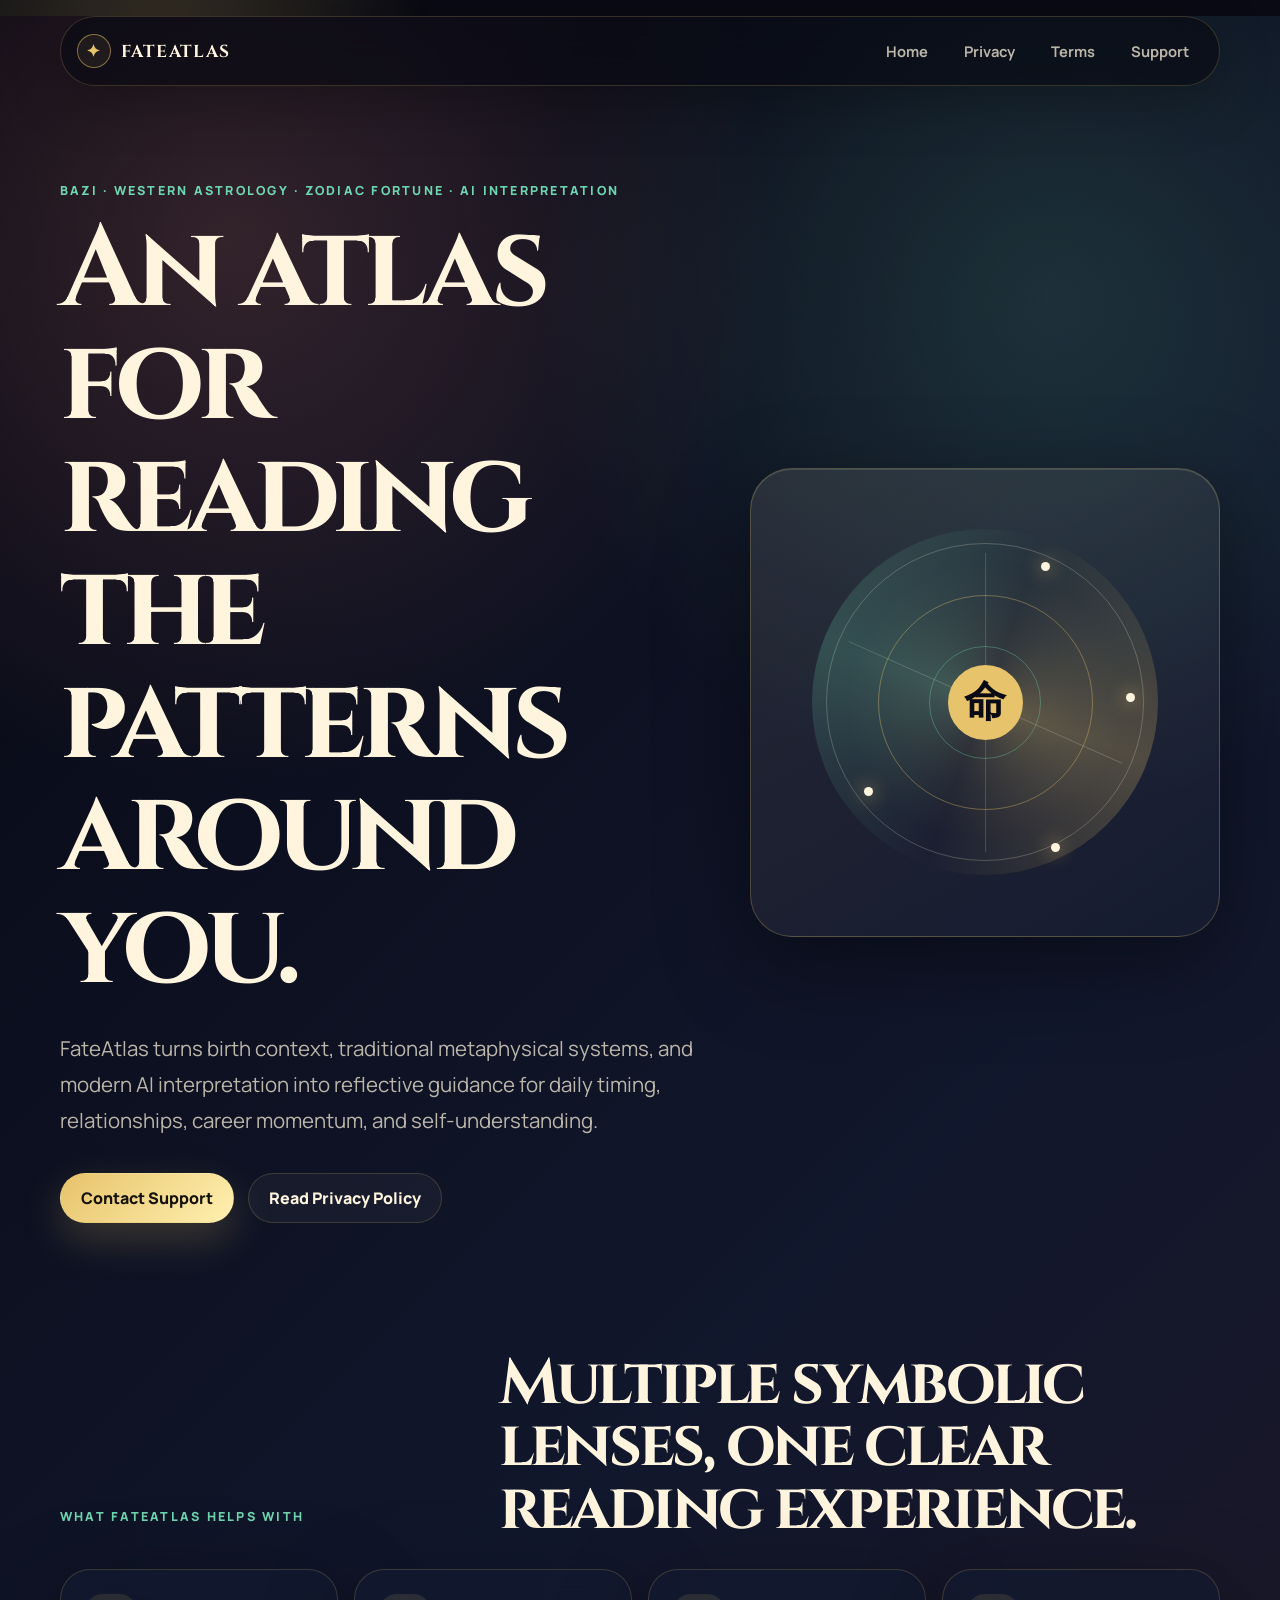
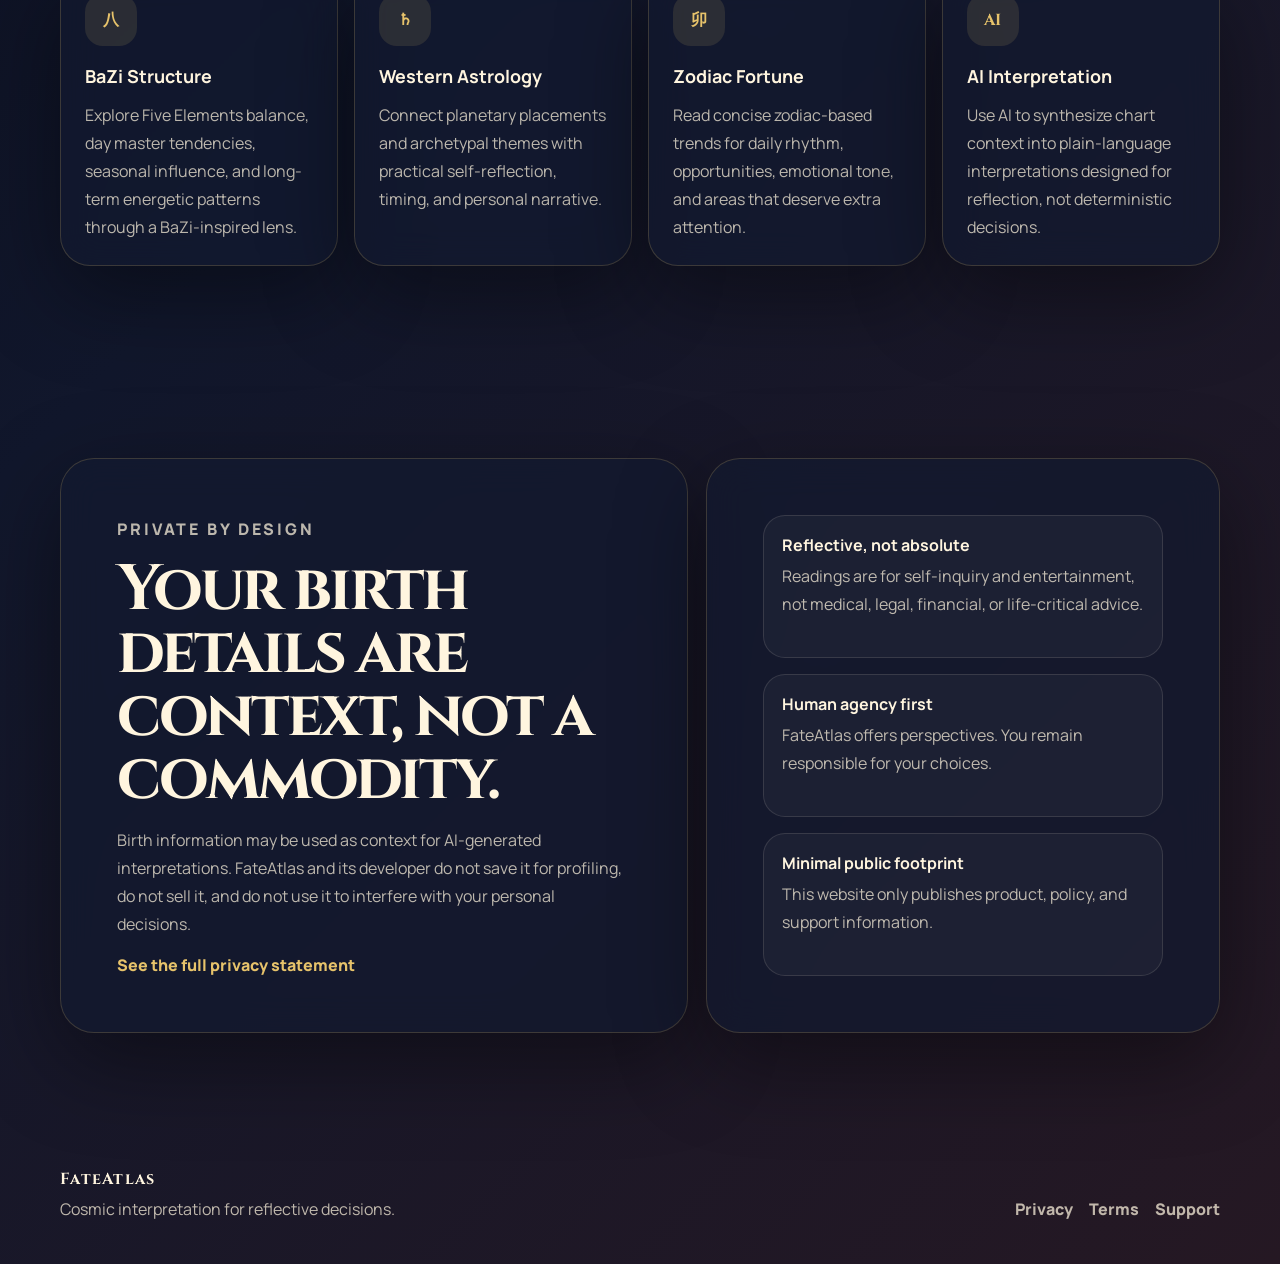
<file: index.html>
<!doctype html>
<html lang="en">
<head>
    <meta charset="utf-8">
    <meta name="viewport" content="width=device-width, initial-scale=1">
    <meta name="description" content="FateAtlas blends BaZi, Western astrology, zodiac fortune, and AI interpretation into a private cosmic guidance companion.">
    <title>FateAtlas | BaZi, Astrology, Zodiac Fortune, AI Interpretation</title>
    <link rel="preconnect" href="https://fonts.googleapis.com">
    <link rel="preconnect" href="https://fonts.gstatic.com" crossorigin>
    <link href="https://fonts.googleapis.com/css2?family=Cinzel:wght@500;700&family=Manrope:wght@400;500;700;800&display=swap" rel="stylesheet">
    <link rel="stylesheet" href="assets/styles.css">
</head>
<body>
    <div class="sky" aria-hidden="true">
        <span class="orb orb-one"></span>
        <span class="orb orb-two"></span>
        <span class="grid-glow"></span>
    </div>

    <header class="site-header">
        <a class="brand" href="./" aria-label="FateAtlas home">
            <span class="brand-mark">✦</span>
            <span>FateAtlas</span>
        </a>
        <button class="nav-toggle" type="button" aria-expanded="false" aria-controls="site-nav">Menu</button>
        <nav id="site-nav" class="site-nav" aria-label="Primary navigation">
            <a href="./">Home</a>
            <a href="privacy/">Privacy</a>
            <a href="terms/">Terms</a>
            <a href="support/">Support</a>
        </nav>
    </header>

    <main>
        <section class="hero section">
            <div class="hero-copy reveal">
                <p class="eyebrow">BaZi · Western Astrology · Zodiac Fortune · AI Interpretation</p>
                <h1>An atlas for reading the patterns around you.</h1>
                <p class="hero-text">FateAtlas turns birth context, traditional metaphysical systems, and modern AI interpretation into reflective guidance for daily timing, relationships, career momentum, and self-understanding.</p>
                <div class="hero-actions">
                    <a class="button primary" href="support/">Contact Support</a>
                    <a class="button ghost" href="privacy/">Read Privacy Policy</a>
                </div>
            </div>
            <div class="astro-card reveal delay-one" aria-label="Decorative FateAtlas chart">
                <div class="chart-ring ring-outer"></div>
                <div class="chart-ring ring-middle"></div>
                <div class="chart-ring ring-inner"></div>
                <div class="chart-axis axis-one"></div>
                <div class="chart-axis axis-two"></div>
                <div class="chart-core">命</div>
                <span class="star s1"></span>
                <span class="star s2"></span>
                <span class="star s3"></span>
                <span class="star s4"></span>
            </div>
        </section>

        <section class="section panel-section">
            <div class="section-heading reveal">
                <p class="eyebrow">What FateAtlas helps with</p>
                <h2>Multiple symbolic lenses, one clear reading experience.</h2>
            </div>
            <div class="feature-grid">
                <article class="feature-card reveal">
                    <span class="feature-icon">八</span>
                    <h3>BaZi Structure</h3>
                    <p>Explore Five Elements balance, day master tendencies, seasonal influence, and long-term energetic patterns through a BaZi-inspired lens.</p>
                </article>
                <article class="feature-card reveal delay-one">
                    <span class="feature-icon">♄</span>
                    <h3>Western Astrology</h3>
                    <p>Connect planetary placements and archetypal themes with practical self-reflection, timing, and personal narrative.</p>
                </article>
                <article class="feature-card reveal delay-two">
                    <span class="feature-icon">卯</span>
                    <h3>Zodiac Fortune</h3>
                    <p>Read concise zodiac-based trends for daily rhythm, opportunities, emotional tone, and areas that deserve extra attention.</p>
                </article>
                <article class="feature-card reveal delay-three">
                    <span class="feature-icon">AI</span>
                    <h3>AI Interpretation</h3>
                    <p>Use AI to synthesize chart context into plain-language interpretations designed for reflection, not deterministic decisions.</p>
                </article>
            </div>
        </section>

        <section class="section split">
            <div class="ink-panel reveal">
                <p class="eyebrow">Private by design</p>
                <h2>Your birth details are context, not a commodity.</h2>
                <p>Birth information may be used as context for AI-generated interpretations. FateAtlas and its developer do not save it for profiling, do not sell it, and do not use it to interfere with your personal decisions.</p>
                <a class="text-link" href="privacy/">See the full privacy statement</a>
            </div>
            <div class="principles reveal delay-one">
                <div>
                    <strong>Reflective, not absolute</strong>
                    <span>Readings are for self-inquiry and entertainment, not medical, legal, financial, or life-critical advice.</span>
                </div>
                <div>
                    <strong>Human agency first</strong>
                    <span>FateAtlas offers perspectives. You remain responsible for your choices.</span>
                </div>
                <div>
                    <strong>Minimal public footprint</strong>
                    <span>This website only publishes product, policy, and support information.</span>
                </div>
            </div>
        </section>
    </main>

    <footer class="site-footer">
        <div>
            <strong>FateAtlas</strong>
            <p>Cosmic interpretation for reflective decisions.</p>
        </div>
        <nav aria-label="Footer navigation">
            <a href="privacy/">Privacy</a>
            <a href="terms/">Terms</a>
            <a href="support/">Support</a>
        </nav>
    </footer>

    <script src="assets/site.js"></script>
</body>
</html>
</file>
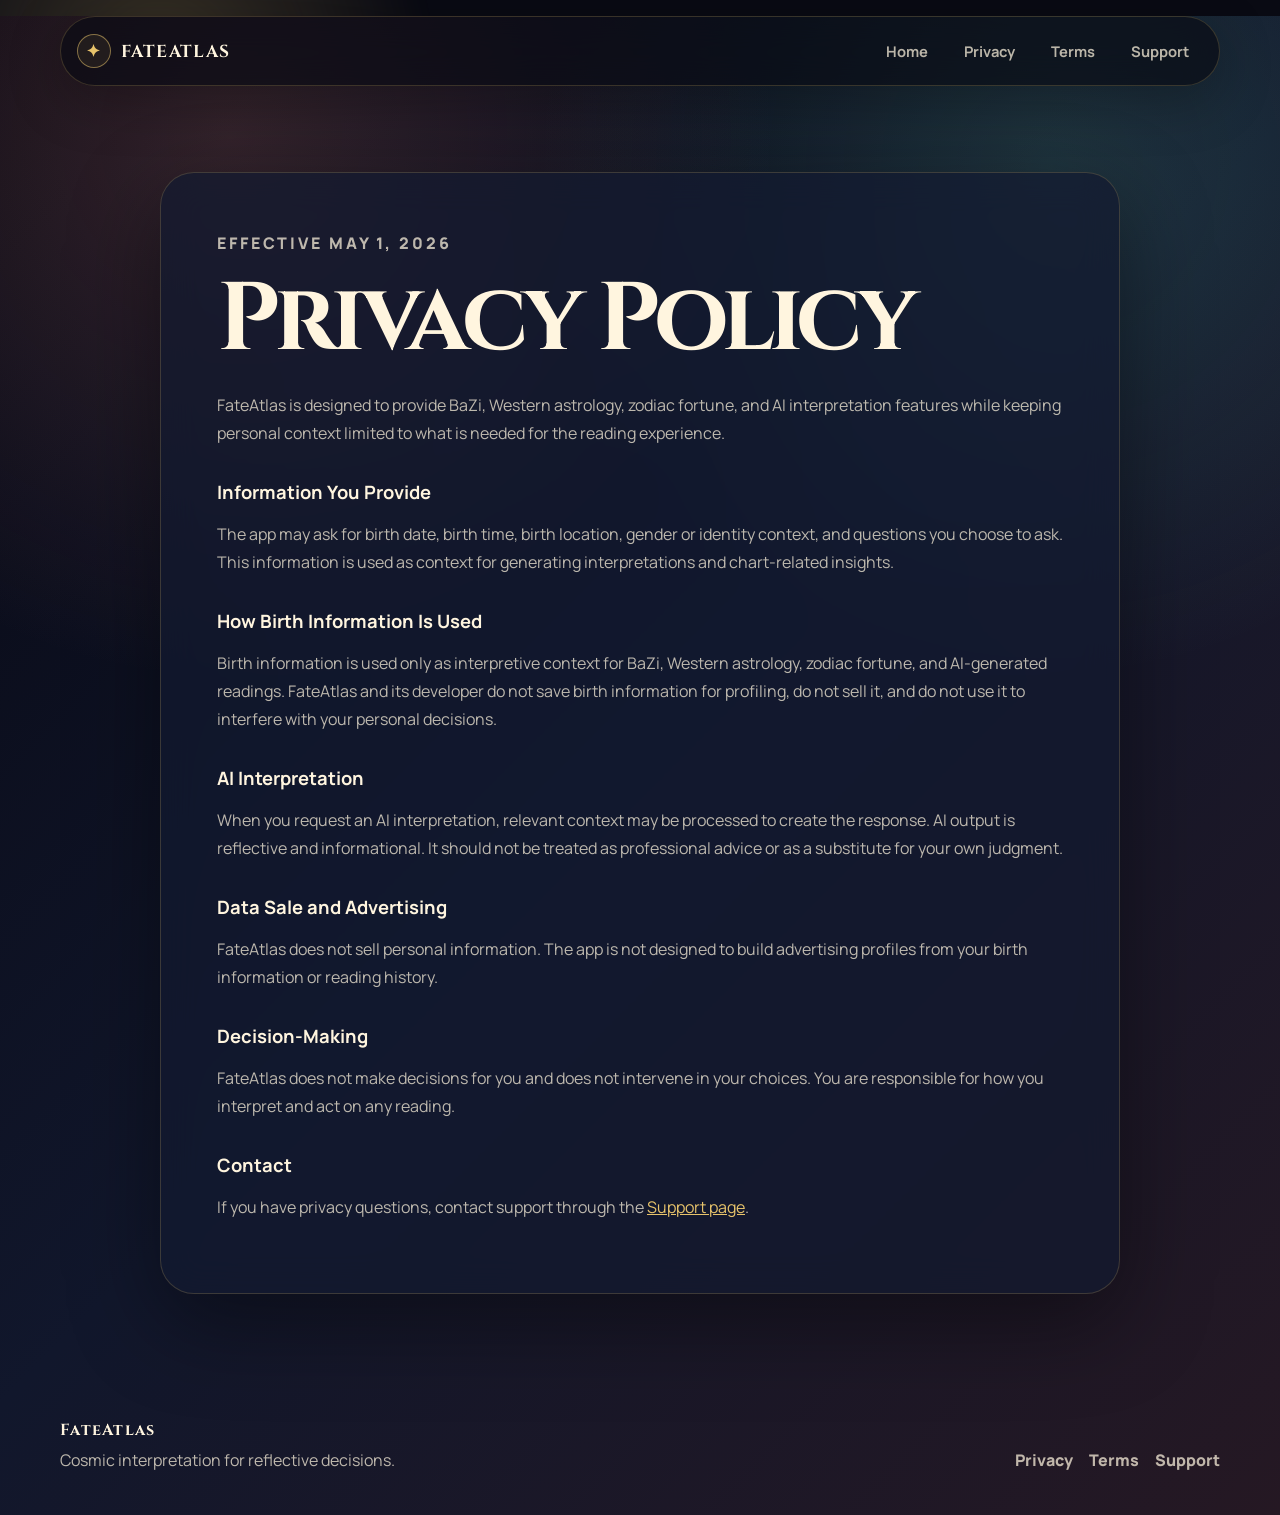
<file: privacy/index.html>
<!doctype html>
<html lang="en">
<head>
    <meta charset="utf-8">
    <meta name="viewport" content="width=device-width, initial-scale=1">
    <meta name="description" content="FateAtlas privacy policy.">
    <title>Privacy Policy | FateAtlas</title>
    <link rel="preconnect" href="https://fonts.googleapis.com">
    <link rel="preconnect" href="https://fonts.gstatic.com" crossorigin>
    <link href="https://fonts.googleapis.com/css2?family=Cinzel:wght@500;700&family=Manrope:wght@400;500;700;800&display=swap" rel="stylesheet">
    <link rel="stylesheet" href="../assets/styles.css">
</head>
<body>
    <div class="sky" aria-hidden="true"><span class="orb orb-one"></span><span class="grid-glow"></span></div>
    <header class="site-header">
        <a class="brand" href="../"><span class="brand-mark">✦</span><span>FateAtlas</span></a>
        <button class="nav-toggle" type="button" aria-expanded="false" aria-controls="site-nav">Menu</button>
        <nav id="site-nav" class="site-nav" aria-label="Primary navigation">
            <a href="../">Home</a>
            <a href="../privacy/">Privacy</a>
            <a href="../terms/">Terms</a>
            <a href="../support/">Support</a>
        </nav>
    </header>

    <main class="legal-page">
        <article class="legal-card reveal">
            <p class="eyebrow">Effective May 1, 2026</p>
            <h1>Privacy Policy</h1>
            <p>FateAtlas is designed to provide BaZi, Western astrology, zodiac fortune, and AI interpretation features while keeping personal context limited to what is needed for the reading experience.</p>

            <h2>Information You Provide</h2>
            <p>The app may ask for birth date, birth time, birth location, gender or identity context, and questions you choose to ask. This information is used as context for generating interpretations and chart-related insights.</p>

            <h2>How Birth Information Is Used</h2>
            <p>Birth information is used only as interpretive context for BaZi, Western astrology, zodiac fortune, and AI-generated readings. FateAtlas and its developer do not save birth information for profiling, do not sell it, and do not use it to interfere with your personal decisions.</p>

            <h2>AI Interpretation</h2>
            <p>When you request an AI interpretation, relevant context may be processed to create the response. AI output is reflective and informational. It should not be treated as professional advice or as a substitute for your own judgment.</p>

            <h2>Data Sale and Advertising</h2>
            <p>FateAtlas does not sell personal information. The app is not designed to build advertising profiles from your birth information or reading history.</p>

            <h2>Decision-Making</h2>
            <p>FateAtlas does not make decisions for you and does not intervene in your choices. You are responsible for how you interpret and act on any reading.</p>

            <h2>Contact</h2>
            <p>If you have privacy questions, contact support through the <a href="../support/">Support page</a>.</p>
        </article>
    </main>

    <footer class="site-footer">
        <div><strong>FateAtlas</strong><p>Cosmic interpretation for reflective decisions.</p></div>
        <nav aria-label="Footer navigation"><a href="../privacy/">Privacy</a><a href="../terms/">Terms</a><a href="../support/">Support</a></nav>
    </footer>
    <script src="../assets/site.js"></script>
</body>
</html>
</file>
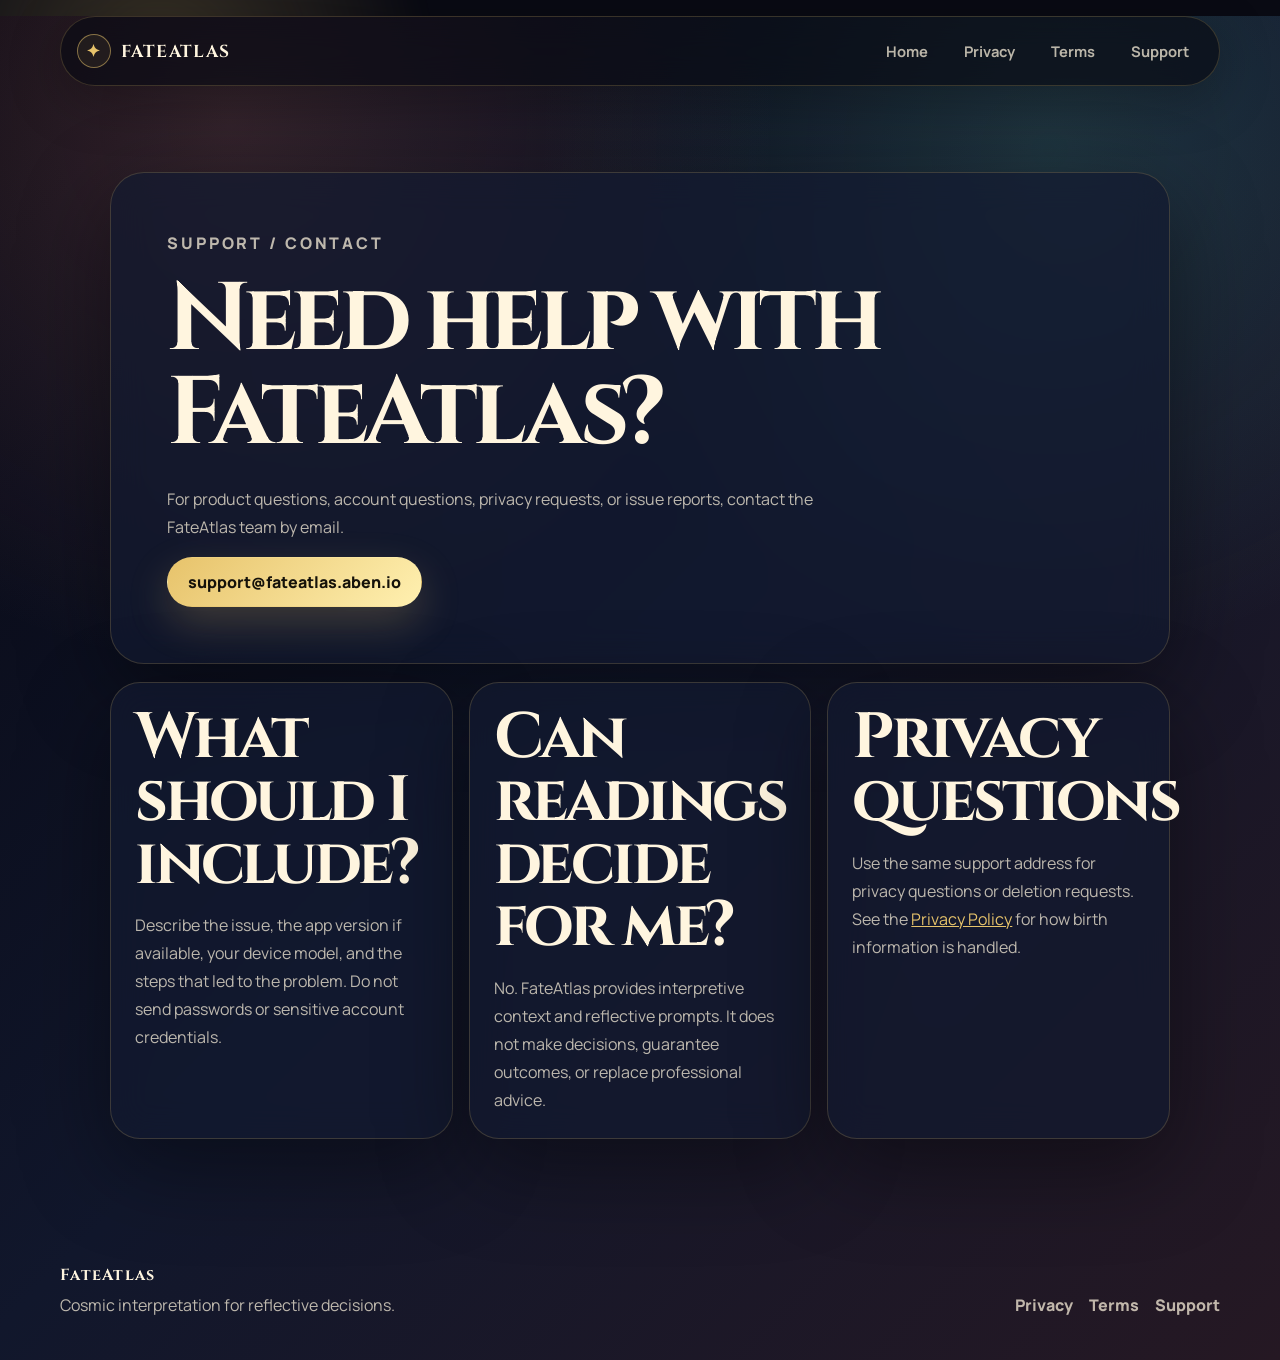
<file: support/index.html>
<!doctype html>
<html lang="en">
<head>
    <meta charset="utf-8">
    <meta name="viewport" content="width=device-width, initial-scale=1">
    <meta name="description" content="Contact FateAtlas support.">
    <title>Support | FateAtlas</title>
    <link rel="preconnect" href="https://fonts.googleapis.com">
    <link rel="preconnect" href="https://fonts.gstatic.com" crossorigin>
    <link href="https://fonts.googleapis.com/css2?family=Cinzel:wght@500;700&family=Manrope:wght@400;500;700;800&display=swap" rel="stylesheet">
    <link rel="stylesheet" href="../assets/styles.css">
</head>
<body>
    <div class="sky" aria-hidden="true"><span class="orb orb-one"></span><span class="orb orb-two"></span></div>
    <header class="site-header">
        <a class="brand" href="../"><span class="brand-mark">✦</span><span>FateAtlas</span></a>
        <button class="nav-toggle" type="button" aria-expanded="false" aria-controls="site-nav">Menu</button>
        <nav id="site-nav" class="site-nav" aria-label="Primary navigation">
            <a href="../">Home</a>
            <a href="../privacy/">Privacy</a>
            <a href="../terms/">Terms</a>
            <a href="../support/">Support</a>
        </nav>
    </header>

    <main class="support-page section">
        <section class="support-hero reveal">
            <p class="eyebrow">Support / Contact</p>
            <h1>Need help with FateAtlas?</h1>
            <p>For product questions, account questions, privacy requests, or issue reports, contact the FateAtlas team by email.</p>
            <a class="button primary" href="mailto:support@fateatlas.aben.io?subject=FateAtlas%20Support">support@fateatlas.aben.io</a>
        </section>

        <section class="faq-grid">
            <article class="feature-card reveal">
                <h2>What should I include?</h2>
                <p>Describe the issue, the app version if available, your device model, and the steps that led to the problem. Do not send passwords or sensitive account credentials.</p>
            </article>
            <article class="feature-card reveal delay-one">
                <h2>Can readings decide for me?</h2>
                <p>No. FateAtlas provides interpretive context and reflective prompts. It does not make decisions, guarantee outcomes, or replace professional advice.</p>
            </article>
            <article class="feature-card reveal delay-two">
                <h2>Privacy questions</h2>
                <p>Use the same support address for privacy questions or deletion requests. See the <a href="../privacy/">Privacy Policy</a> for how birth information is handled.</p>
            </article>
        </section>
    </main>

    <footer class="site-footer">
        <div><strong>FateAtlas</strong><p>Cosmic interpretation for reflective decisions.</p></div>
        <nav aria-label="Footer navigation"><a href="../privacy/">Privacy</a><a href="../terms/">Terms</a><a href="../support/">Support</a></nav>
    </footer>
    <script src="../assets/site.js"></script>
</body>
</html>
</file>
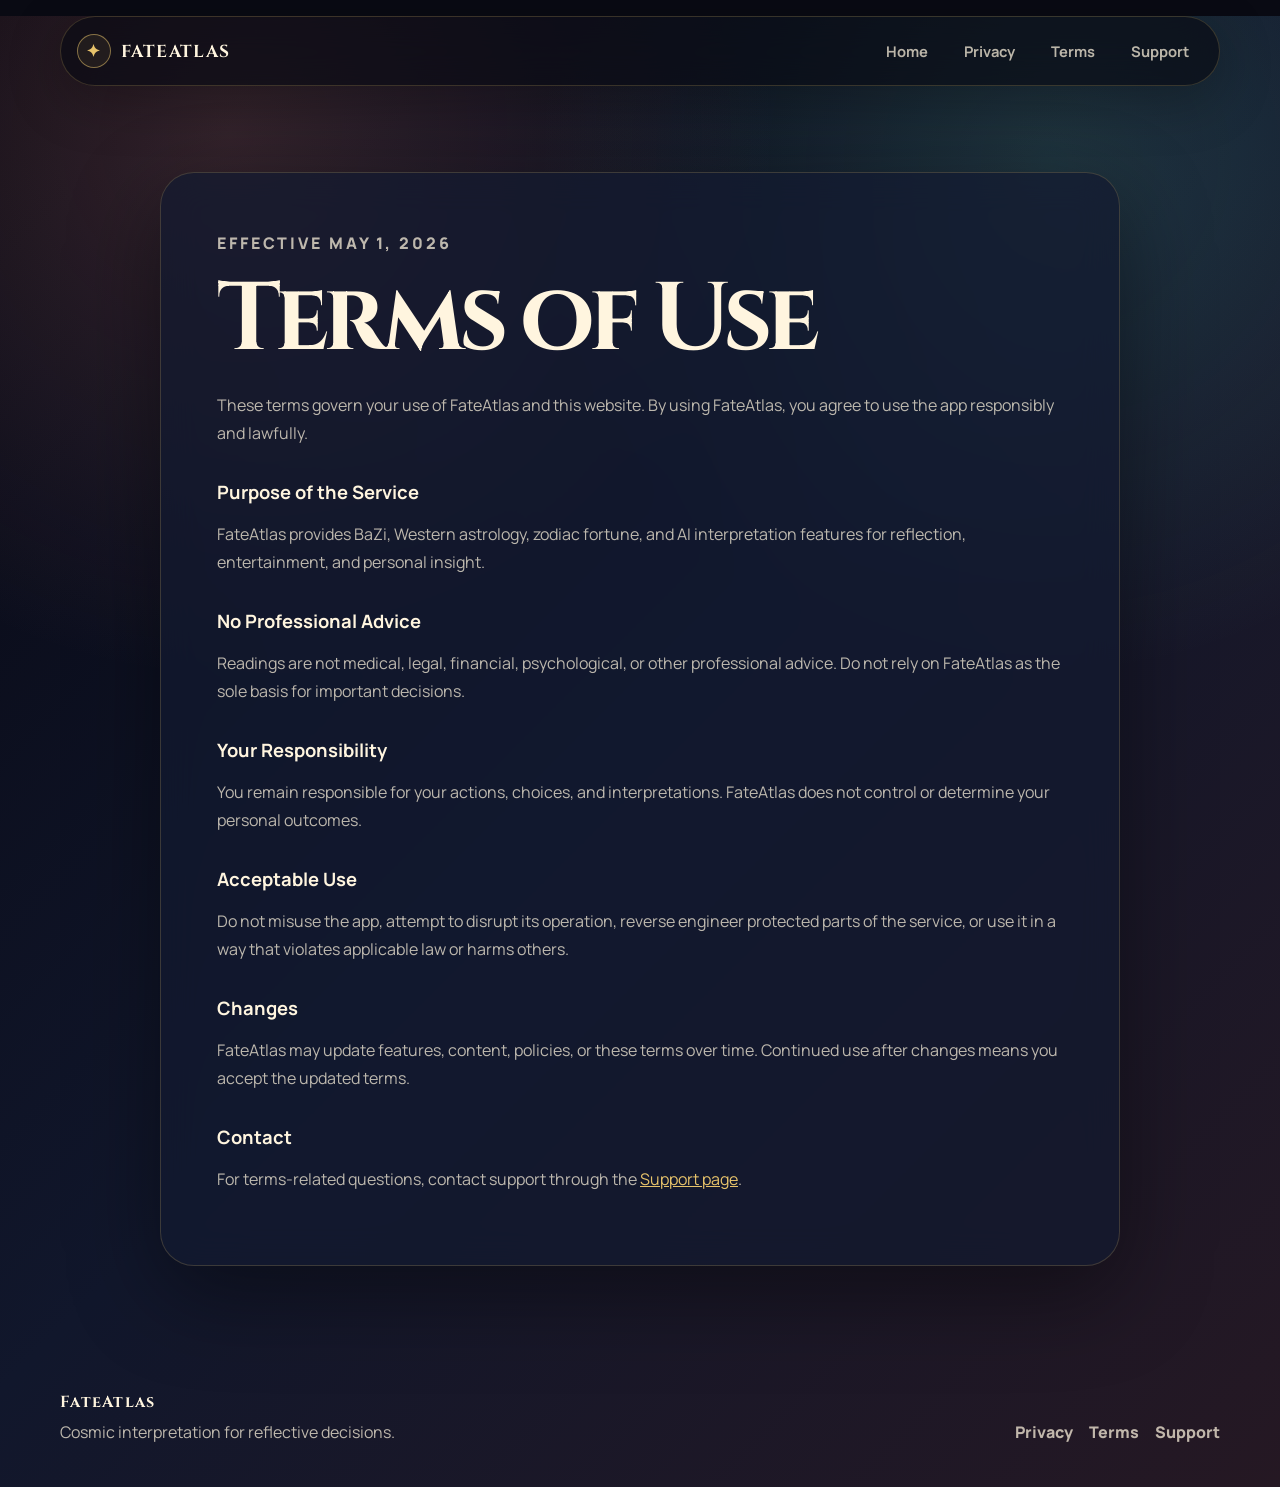
<file: terms/index.html>
<!doctype html>
<html lang="en">
<head>
    <meta charset="utf-8">
    <meta name="viewport" content="width=device-width, initial-scale=1">
    <meta name="description" content="FateAtlas terms of use.">
    <title>Terms of Use | FateAtlas</title>
    <link rel="preconnect" href="https://fonts.googleapis.com">
    <link rel="preconnect" href="https://fonts.gstatic.com" crossorigin>
    <link href="https://fonts.googleapis.com/css2?family=Cinzel:wght@500;700&family=Manrope:wght@400;500;700;800&display=swap" rel="stylesheet">
    <link rel="stylesheet" href="../assets/styles.css">
</head>
<body>
    <div class="sky" aria-hidden="true"><span class="orb orb-two"></span><span class="grid-glow"></span></div>
    <header class="site-header">
        <a class="brand" href="../"><span class="brand-mark">✦</span><span>FateAtlas</span></a>
        <button class="nav-toggle" type="button" aria-expanded="false" aria-controls="site-nav">Menu</button>
        <nav id="site-nav" class="site-nav" aria-label="Primary navigation">
            <a href="../">Home</a>
            <a href="../privacy/">Privacy</a>
            <a href="../terms/">Terms</a>
            <a href="../support/">Support</a>
        </nav>
    </header>

    <main class="legal-page">
        <article class="legal-card reveal">
            <p class="eyebrow">Effective May 1, 2026</p>
            <h1>Terms of Use</h1>
            <p>These terms govern your use of FateAtlas and this website. By using FateAtlas, you agree to use the app responsibly and lawfully.</p>

            <h2>Purpose of the Service</h2>
            <p>FateAtlas provides BaZi, Western astrology, zodiac fortune, and AI interpretation features for reflection, entertainment, and personal insight.</p>

            <h2>No Professional Advice</h2>
            <p>Readings are not medical, legal, financial, psychological, or other professional advice. Do not rely on FateAtlas as the sole basis for important decisions.</p>

            <h2>Your Responsibility</h2>
            <p>You remain responsible for your actions, choices, and interpretations. FateAtlas does not control or determine your personal outcomes.</p>

            <h2>Acceptable Use</h2>
            <p>Do not misuse the app, attempt to disrupt its operation, reverse engineer protected parts of the service, or use it in a way that violates applicable law or harms others.</p>

            <h2>Changes</h2>
            <p>FateAtlas may update features, content, policies, or these terms over time. Continued use after changes means you accept the updated terms.</p>

            <h2>Contact</h2>
            <p>For terms-related questions, contact support through the <a href="../support/">Support page</a>.</p>
        </article>
    </main>

    <footer class="site-footer">
        <div><strong>FateAtlas</strong><p>Cosmic interpretation for reflective decisions.</p></div>
        <nav aria-label="Footer navigation"><a href="../privacy/">Privacy</a><a href="../terms/">Terms</a><a href="../support/">Support</a></nav>
    </footer>
    <script src="../assets/site.js"></script>
</body>
</html>
</file>
<file: assets/styles.css>
:root {
    --void: #090a13;
    --ink: #111729;
    --midnight: #18213d;
    --gold: #e7c36b;
    --jade: #6ed6b0;
    --rose: #c97872;
    --paper: #fff5df;
    --mist: rgba(255, 245, 223, 0.72);
    --line: rgba(231, 195, 107, 0.2);
    --glass: rgba(18, 25, 48, 0.72);
    --shadow: 0 28px 90px rgba(0, 0, 0, 0.42);
}

* {
    box-sizing: border-box;
}

html {
    background: var(--void);
    color: var(--paper);
    font-family: "Manrope", sans-serif;
    scroll-behavior: smooth;
}

body {
    margin: 0;
    min-height: 100vh;
    overflow-x: hidden;
    background:
        radial-gradient(circle at 18% 8%, rgba(201, 120, 114, 0.22), transparent 34rem),
        radial-gradient(circle at 82% 10%, rgba(110, 214, 176, 0.16), transparent 32rem),
        linear-gradient(135deg, #070711 0%, #11172c 50%, #251823 100%);
}

a {
    color: inherit;
}

.sky {
    position: fixed;
    inset: 0;
    z-index: -1;
    overflow: hidden;
    pointer-events: none;
}

.sky::before {
    content: "";
    position: absolute;
    inset: 0;
    background-image:
        radial-gradient(circle, rgba(255, 245, 223, 0.58) 0 1px, transparent 1.5px),
        radial-gradient(circle, rgba(231, 195, 107, 0.34) 0 1px, transparent 1.5px);
    background-position: 0 0, 28px 36px;
    background-size: 88px 88px, 132px 132px;
    opacity: 0.28;
}

.orb {
    position: absolute;
    width: 36rem;
    height: 36rem;
    border-radius: 999px;
    filter: blur(8px);
    opacity: 0.36;
}

.orb-one {
    top: -14rem;
    left: -8rem;
    background: radial-gradient(circle, rgba(231, 195, 107, 0.62), transparent 68%);
}

.orb-two {
    right: -12rem;
    bottom: 0;
    background: radial-gradient(circle, rgba(110, 214, 176, 0.44), transparent 68%);
}

.grid-glow {
    position: absolute;
    inset: auto -10vw -16rem -10vw;
    height: 34rem;
    background:
        linear-gradient(rgba(231, 195, 107, 0.12) 1px, transparent 1px),
        linear-gradient(90deg, rgba(231, 195, 107, 0.1) 1px, transparent 1px);
    background-size: 44px 44px;
    transform: perspective(500px) rotateX(64deg);
    transform-origin: bottom;
    mask-image: linear-gradient(transparent, #000 28%, #000 72%, transparent);
}

.site-header {
    position: sticky;
    top: 0;
    z-index: 10;
    display: flex;
    align-items: center;
    justify-content: space-between;
    width: min(1160px, calc(100% - 32px));
    margin: 16px auto 0;
    padding: 14px 16px;
    border: 1px solid var(--line);
    border-radius: 999px;
    background: rgba(9, 10, 19, 0.66);
    box-shadow: 0 14px 54px rgba(0, 0, 0, 0.26);
    backdrop-filter: blur(18px);
}

.brand {
    display: inline-flex;
    align-items: center;
    gap: 10px;
    color: var(--paper);
    font-family: "Cinzel", serif;
    font-size: 1.08rem;
    font-weight: 700;
    letter-spacing: 0.08em;
    text-decoration: none;
    text-transform: uppercase;
}

.brand-mark {
    display: grid;
    width: 34px;
    height: 34px;
    place-items: center;
    border: 1px solid rgba(231, 195, 107, 0.52);
    border-radius: 50%;
    color: var(--gold);
    background: rgba(231, 195, 107, 0.08);
}

.site-nav {
    display: flex;
    gap: 8px;
}

.site-nav a {
    padding: 10px 14px;
    border-radius: 999px;
    color: var(--mist);
    font-size: 0.92rem;
    font-weight: 700;
    text-decoration: none;
}

.site-nav a:hover {
    color: var(--void);
    background: var(--gold);
}

.nav-toggle {
    display: none;
    border: 1px solid var(--line);
    border-radius: 999px;
    padding: 9px 13px;
    color: var(--paper);
    background: transparent;
    font: inherit;
    font-weight: 700;
}

.section {
    width: min(1160px, calc(100% - 32px));
    margin: 0 auto;
    padding: 96px 0;
}

.hero {
    display: grid;
    grid-template-columns: minmax(0, 1.03fr) minmax(320px, 0.76fr);
    gap: 54px;
    align-items: center;
    min-height: calc(100vh - 86px);
}

.eyebrow {
    margin: 0 0 16px;
    color: var(--jade);
    font-size: 0.78rem;
    font-weight: 800;
    letter-spacing: 0.18em;
    text-transform: uppercase;
}

h1,
h2,
h3 {
    margin: 0;
    color: var(--paper);
    line-height: 0.98;
}

h1,
h2 {
    font-family: "Cinzel", serif;
}

h1 {
    max-width: 780px;
    font-size: clamp(3.6rem, 9vw, 7.8rem);
    letter-spacing: -0.06em;
}

h2 {
    font-size: clamp(2.3rem, 5vw, 4.7rem);
    letter-spacing: -0.05em;
}

h3 {
    font-size: 1.12rem;
}

.hero-text,
.ink-panel p,
.legal-card p,
.support-hero p,
.feature-card p,
.principles span {
    color: var(--mist);
    font-size: 1rem;
    line-height: 1.75;
}

.hero-text {
    max-width: 660px;
    margin: 26px 0 0;
    font-size: clamp(1.08rem, 2vw, 1.28rem);
}

.hero-actions {
    display: flex;
    flex-wrap: wrap;
    gap: 14px;
    margin-top: 34px;
}

.button {
    display: inline-flex;
    align-items: center;
    justify-content: center;
    min-height: 48px;
    padding: 13px 20px;
    border: 1px solid transparent;
    border-radius: 999px;
    font-weight: 800;
    text-decoration: none;
}

.button.primary {
    color: #15120a;
    background: linear-gradient(135deg, var(--gold), #fff0b0);
    box-shadow: 0 16px 42px rgba(231, 195, 107, 0.22);
}

.button.ghost {
    border-color: var(--line);
    color: var(--paper);
    background: rgba(255, 255, 255, 0.04);
}

.astro-card {
    position: relative;
    aspect-ratio: 1;
    min-height: 360px;
    border: 1px solid rgba(231, 195, 107, 0.26);
    border-radius: 42px;
    background:
        radial-gradient(circle at 50% 50%, rgba(231, 195, 107, 0.12), transparent 42%),
        linear-gradient(145deg, rgba(255, 245, 223, 0.1), rgba(255, 255, 255, 0.02));
    box-shadow: var(--shadow), inset 0 1px 0 rgba(255, 255, 255, 0.12);
    overflow: hidden;
}

.astro-card::before {
    content: "";
    position: absolute;
    inset: 13%;
    border-radius: 50%;
    background: conic-gradient(from 20deg, transparent, rgba(231, 195, 107, 0.26), transparent, rgba(110, 214, 176, 0.22), transparent);
    animation: spin 26s linear infinite;
}

.chart-ring,
.chart-axis,
.chart-core,
.star {
    position: absolute;
}

.chart-ring {
    inset: 16%;
    border: 1px solid rgba(255, 245, 223, 0.22);
    border-radius: 50%;
}

.ring-middle {
    inset: 27%;
    border-color: rgba(231, 195, 107, 0.38);
}

.ring-inner {
    inset: 38%;
    border-color: rgba(110, 214, 176, 0.35);
}

.chart-axis {
    top: 50%;
    left: 18%;
    width: 64%;
    height: 1px;
    background: rgba(255, 245, 223, 0.18);
}

.axis-two {
    transform: rotate(90deg);
}

.axis-one {
    transform: rotate(24deg);
}

.chart-core {
    inset: 42%;
    display: grid;
    place-items: center;
    border-radius: 50%;
    color: var(--void);
    background: var(--gold);
    font-family: "Cinzel", serif;
    font-size: 2.6rem;
    font-weight: 700;
}

.star {
    width: 9px;
    height: 9px;
    border-radius: 50%;
    background: var(--paper);
    box-shadow: 0 0 18px var(--gold);
}

.s1 { top: 20%; left: 62%; }
.s2 { top: 68%; left: 24%; }
.s3 { top: 48%; right: 18%; }
.s4 { bottom: 18%; right: 34%; }

.panel-section {
    padding-top: 34px;
}

.section-heading {
    display: grid;
    grid-template-columns: 0.55fr 1fr;
    gap: 42px;
    align-items: end;
    margin-bottom: 28px;
}

.feature-grid,
.faq-grid {
    display: grid;
    grid-template-columns: repeat(4, minmax(0, 1fr));
    gap: 16px;
}

.feature-card,
.legal-card,
.ink-panel,
.principles,
.support-hero {
    border: 1px solid var(--line);
    background: var(--glass);
    box-shadow: var(--shadow);
    backdrop-filter: blur(18px);
}

.feature-card {
    min-height: 270px;
    padding: 24px;
    border-radius: 30px;
}

.feature-icon {
    display: grid;
    width: 52px;
    height: 52px;
    place-items: center;
    margin-bottom: 22px;
    border-radius: 18px;
    color: var(--gold);
    background: rgba(231, 195, 107, 0.12);
    font-family: "Cinzel", serif;
    font-weight: 700;
}

.feature-card p {
    margin-bottom: 0;
}

.split {
    display: grid;
    grid-template-columns: 1.1fr 0.9fr;
    gap: 18px;
}

.ink-panel,
.principles,
.support-hero,
.legal-card {
    border-radius: 34px;
    padding: clamp(28px, 5vw, 56px);
}

.text-link {
    color: var(--gold);
    font-weight: 800;
    text-decoration: none;
}

.principles {
    display: grid;
    gap: 16px;
}

.principles div {
    padding: 18px;
    border: 1px solid rgba(255, 245, 223, 0.12);
    border-radius: 22px;
    background: rgba(255, 255, 255, 0.035);
}

.principles strong,
.principles span {
    display: block;
}

.principles strong {
    margin-bottom: 6px;
    color: var(--paper);
}

.legal-page,
.support-page {
    width: min(960px, calc(100% - 32px));
    margin: 0 auto;
    padding: 86px 0;
}

.legal-card h1,
.support-hero h1 {
    margin-bottom: 24px;
    font-size: clamp(3rem, 8vw, 6rem);
}

.legal-card h2 {
    margin-top: 34px;
    font-family: "Manrope", sans-serif;
    font-size: 1.15rem;
    letter-spacing: 0;
    line-height: 1.25;
}

.legal-card a,
.feature-card a {
    color: var(--gold);
}

.support-page {
    width: min(1060px, calc(100% - 32px));
}

.support-hero {
    margin-bottom: 18px;
}

.support-hero p {
    max-width: 680px;
}

.faq-grid {
    grid-template-columns: repeat(3, minmax(0, 1fr));
}

.site-footer {
    display: flex;
    align-items: end;
    justify-content: space-between;
    width: min(1160px, calc(100% - 32px));
    margin: 0 auto;
    padding: 38px 0 44px;
    color: var(--mist);
}

.site-footer strong {
    color: var(--paper);
    font-family: "Cinzel", serif;
    letter-spacing: 0.08em;
}

.site-footer p {
    margin: 8px 0 0;
}

.site-footer nav {
    display: flex;
    gap: 16px;
}

.site-footer a {
    color: var(--mist);
    font-weight: 800;
    text-decoration: none;
}

.reveal {
    opacity: 0;
    transform: translateY(18px);
    transition: opacity 700ms ease, transform 700ms ease;
}

.reveal.is-visible {
    opacity: 1;
    transform: translateY(0);
}

.delay-one { transition-delay: 100ms; }
.delay-two { transition-delay: 190ms; }
.delay-three { transition-delay: 280ms; }

@keyframes spin {
    to { transform: rotate(360deg); }
}

@media (max-width: 860px) {
    .site-header {
        align-items: flex-start;
        border-radius: 28px;
    }

    .nav-toggle {
        display: inline-flex;
    }

    .site-nav {
        position: absolute;
        top: calc(100% + 8px);
        right: 0;
        display: none;
        flex-direction: column;
        min-width: 220px;
        padding: 10px;
        border: 1px solid var(--line);
        border-radius: 22px;
        background: rgba(9, 10, 19, 0.92);
        box-shadow: var(--shadow);
    }

    .site-nav.is-open {
        display: flex;
    }

    .hero,
    .section-heading,
    .split {
        grid-template-columns: 1fr;
    }

    .hero {
        gap: 22px;
        padding-top: 70px;
    }

    .astro-card {
        min-height: 300px;
    }

    .feature-grid,
    .faq-grid {
        grid-template-columns: 1fr;
    }

    .feature-card {
        min-height: auto;
    }

    .site-footer {
        display: grid;
        gap: 24px;
    }
}

@media (prefers-reduced-motion: reduce) {
    *,
    *::before,
    *::after {
        animation-duration: 0.01ms !important;
        animation-iteration-count: 1 !important;
        scroll-behavior: auto !important;
        transition-duration: 0.01ms !important;
    }
}
</file>
